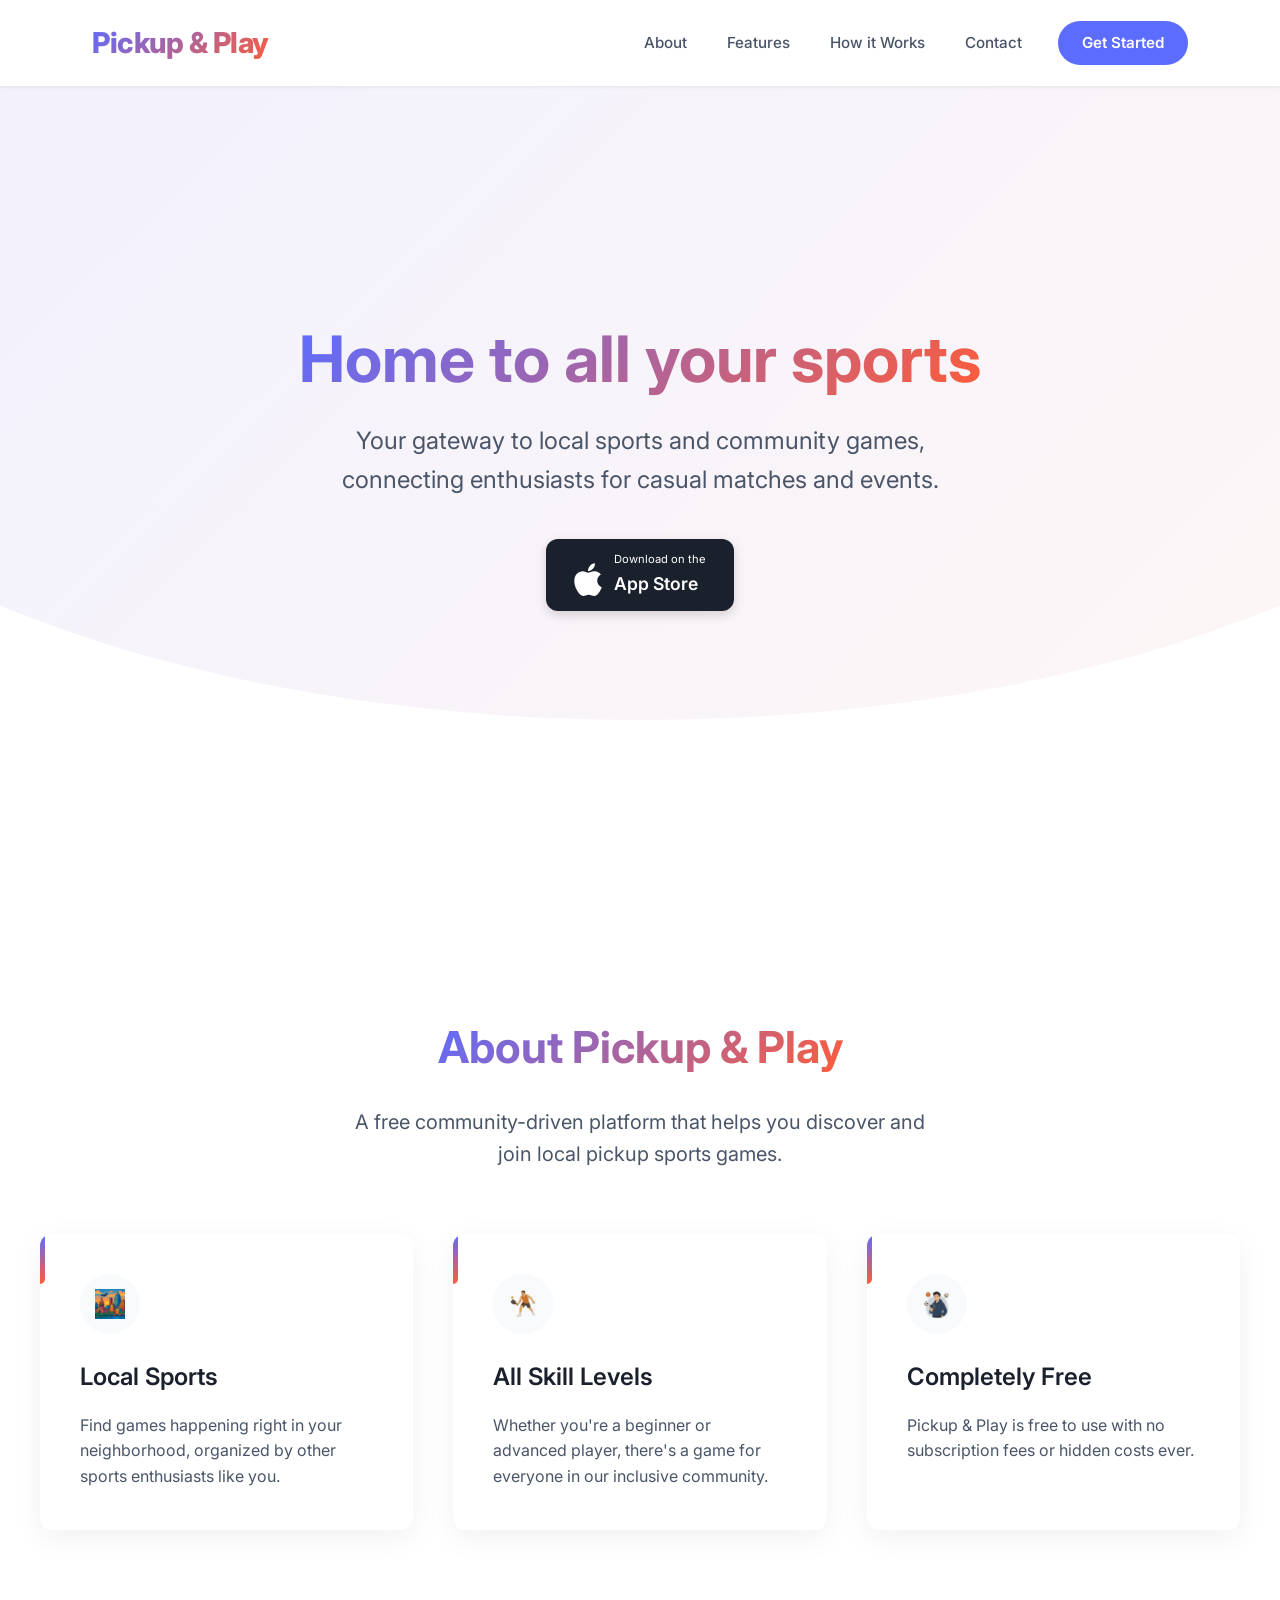
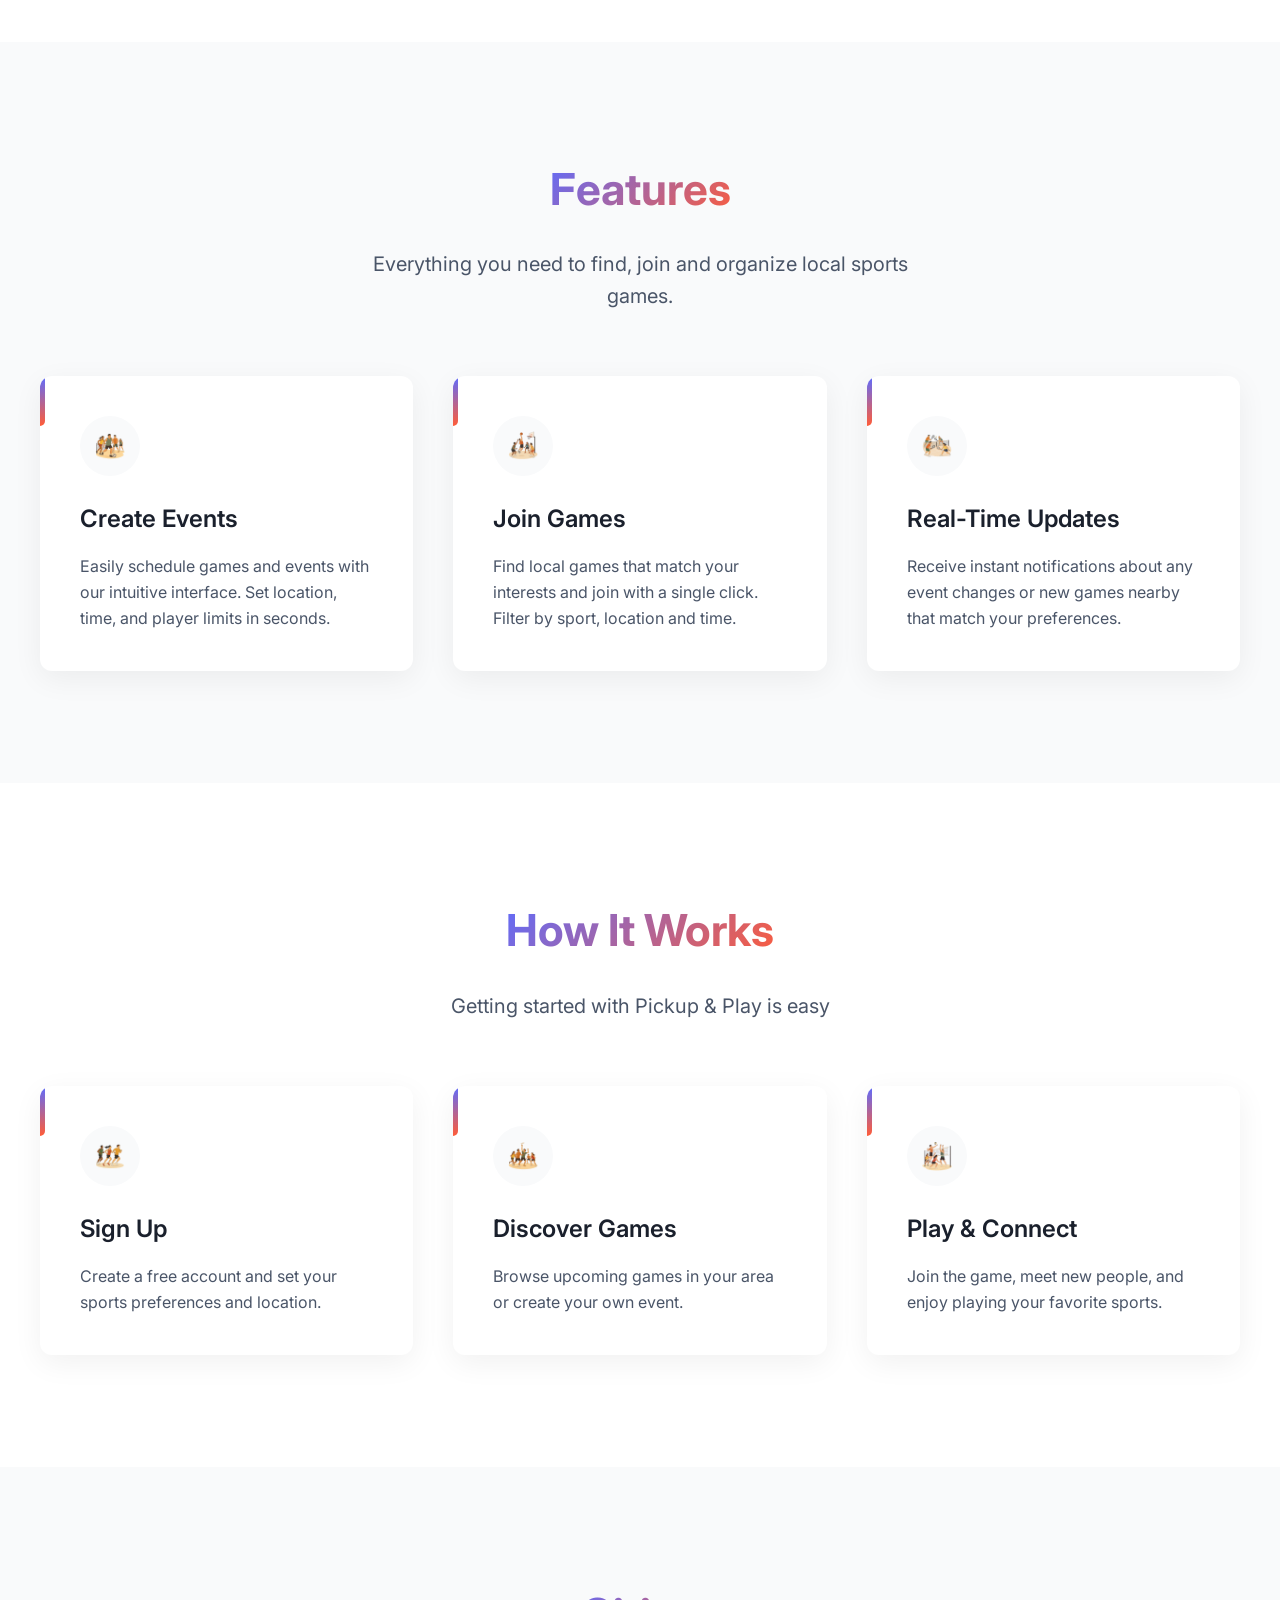
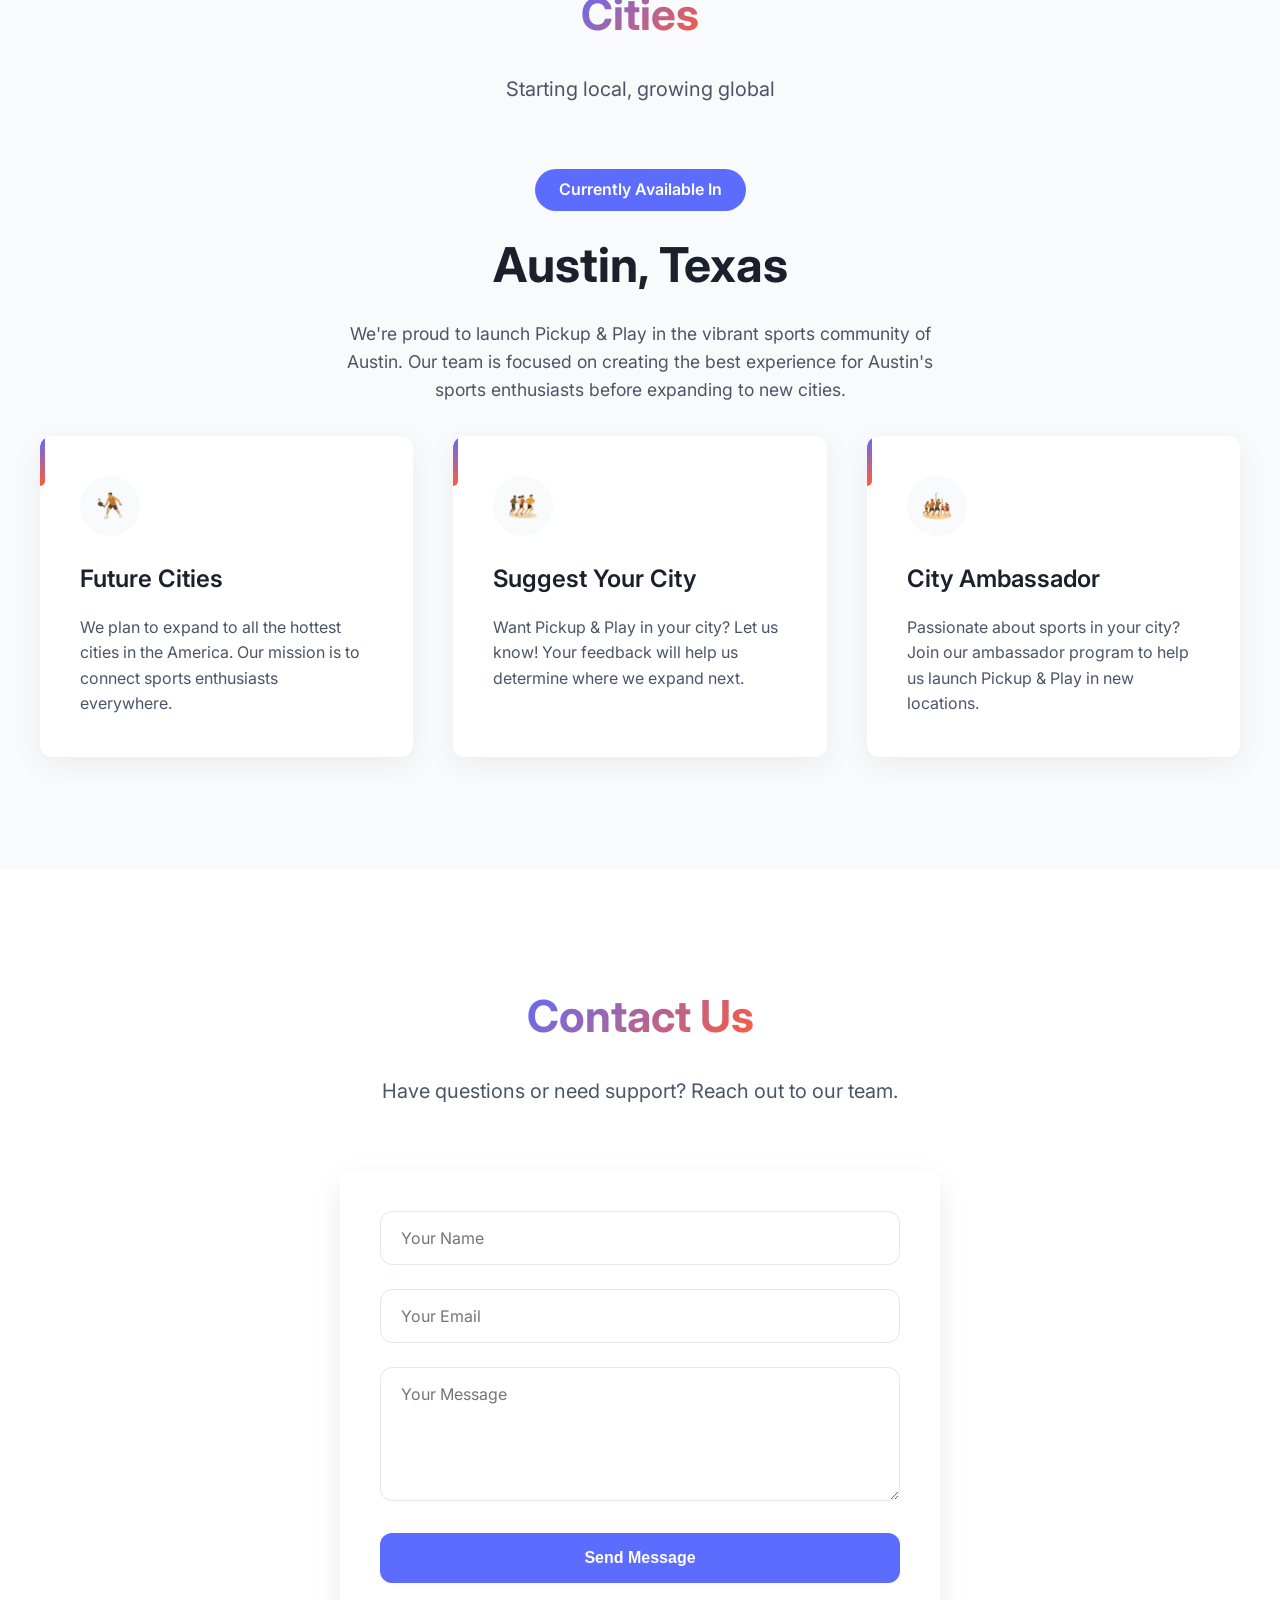
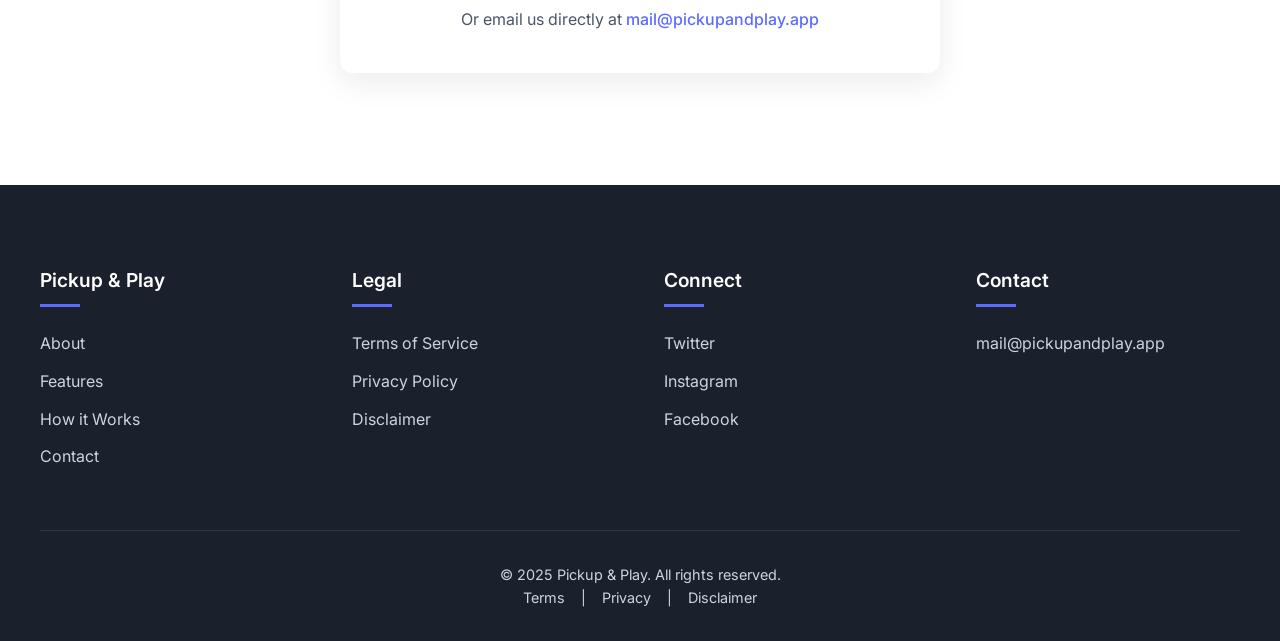
<file: index.html>
<!DOCTYPE html>
<html lang="en">
<head>
  <meta charset="UTF-8">
  <meta name="viewport" content="width=device-width, initial-scale=1">
  <title>Pickup & Play</title>
  <meta name="description" content="Pickup & Play - Connecting local sports enthusiasts for casual games and events.">
  <link href="https://fonts.googleapis.com/css2?family=Inter:wght@300;400;500;600;700&display=swap" rel="stylesheet">
  <link rel="stylesheet" href="src/styles.css">
  
  <!-- Google tag (gtag.js) -->
  <script async src="https://www.googletagmanager.com/gtag/js?id=G-MY23D13ZNL"></script>
  <script>
    window.dataLayer = window.dataLayer || [];
    function gtag(){dataLayer.push(arguments);}
    gtag('js', new Date());

    gtag('config', 'G-MY23D13ZNL');
  </script>
  
  <script>
    // Handle /download redirect
    if (window.location.pathname === '/download') {
      window.location.href = 'https://apps.apple.com/us/app/pickup-and-play/id6744983045';
    }
  </script>
</head>
<body>
  <!-- Navigation -->
  <nav>
    <div class="container">
      <div class="logo"><a href="#">Pickup & Play</a></div>
      <div class="nav-links">
        <a href="#about">About</a>
        <a href="#features">Features</a>
        <a href="#how-it-works">How it Works</a>
        <a href="#contact">Contact</a>
        <a href="#" class="cta-button">Get Started</a>
      </div>
    </div>
  </nav>

  <!-- Hero Section -->
  <section class="hero" id="home">
    <div class="hero-content">
      <h1>Home to all your sports</h1>
      <p>Your gateway to local sports and community games, connecting enthusiasts for casual matches and events.</p>
      <div class="app-store-buttons">
        <a href="https://apps.apple.com/us/app/pickup-and-play/id6744983045" class="app-store-button" target="_blank">
          <div class="app-store-icon">
            <svg xmlns="http://www.w3.org/2000/svg" viewBox="0 0 384 512">
              <path d="M318.7 268.7c-.2-36.7 16.4-64.4 50-84.8-18.8-26.9-47.2-41.7-84.7-44.6-35.5-2.8-74.3 20.7-88.5 20.7-15 0-49.4-19.7-76.4-19.7C63.3 141.2 4 184.8 4 273.5q0 39.3 14.4 81.2c12.8 36.7 59 126.7 107.2 125.2 25.2-.6 43-17.9 75.8-17.9 31.8 0 48.3 17.9 76.4 17.9 48.6-.7 90.4-82.5 102.6-119.3-65.2-30.7-61.7-90-61.7-91.9zm-56.6-164.2c27.3-32.4 24.8-61.9 24-72.5-24.1 1.4-52 16.4-67.9 34.9-17.5 19.8-27.8 44.3-25.6 71.9 26.1 2 49.9-11.4 69.5-34.3z"/>
            </svg>
          </div>
          <div class="app-store-text">
            <span>Download on the</span>
            <span>App Store</span>
          </div>
        </a>
      </div>
    </div>
  </section>

  <!-- About Section -->
  <section id="about" class="section-light">
    <div class="container">
      <div class="section-header">
        <h2 class="section-title">About Pickup & Play</h2>
        <p class="section-subtitle">
          A free community-driven platform that helps you discover and join local pickup sports games.
        </p>
      </div>
      <div class="features-grid">
        <div class="feature-item">
          <div class="feature-icon">
            <img src="src/assests/location.png" alt="Location">
          </div>
          <h3>Local Sports</h3>
          <p>Find games happening right in your neighborhood, organized by other sports enthusiasts like you.</p>
        </div>
        <div class="feature-item">
          <div class="feature-icon">
            <img src="src/assests/pickleball.png" alt="Community">
          </div>
          <h3>All Skill Levels</h3>
          <p>Whether you're a beginner or advanced player, there's a game for everyone in our inclusive community.</p>
        </div>
        <div class="feature-item">
          <div class="feature-icon">
            <img src="src/assests/phone.png" alt="Free">
          </div>
          <h3>Completely Free</h3>
          <p>Pickup & Play is free to use with no subscription fees or hidden costs ever.</p>
        </div>
      </div>
    </div>
  </section>

  <!-- Features Section -->
  <section id="features" class="section-dark">
    <div class="container">
      <div class="section-header">
        <h2 class="section-title">Features</h2>
        <p class="section-subtitle">
          Everything you need to find, join and organize local sports games.
        </p>
      </div>
      <div class="features-grid">
        <div class="feature-item">
          <div class="feature-icon">
            <img src="src/assests/soccer.png" alt="Create">
          </div>
          <h3>Create Events</h3>
          <p>Easily schedule games and events with our intuitive interface. Set location, time, and player limits in seconds.</p>
        </div>
        <div class="feature-item">
          <div class="feature-icon">
            <img src="src/assests/basketball.png" alt="Join">
          </div>
          <h3>Join Games</h3>
          <p>Find local games that match your interests and join with a single click. Filter by sport, location and time.</p>
        </div>
        <div class="feature-item">
          <div class="feature-icon">
            <img src="src/assests/tennis.png" alt="Updates">
          </div>
          <h3>Real-Time Updates</h3>
          <p>Receive instant notifications about any event changes or new games nearby that match your preferences.</p>
        </div>
      </div>
    </div>
  </section>
  
  <!-- How It Works Section -->
  <section id="how-it-works" class="section-light">
    <div class="container">
      <div class="section-header">
        <h2 class="section-title">How It Works</h2>
        <p class="section-subtitle">
          Getting started with Pickup & Play is easy
        </p>
      </div>
      <div class="features-grid">
        <div class="feature-item">
          <div class="feature-icon">
            <img src="src/assests/running.png" alt="Register">
          </div>
          <h3>Sign Up</h3>
          <p>Create a free account and set your sports preferences and location.</p>
        </div>
        <div class="feature-item">
          <div class="feature-icon">
            <img src="src/assests/fris.png" alt="Discover">
          </div>
          <h3>Discover Games</h3>
          <p>Browse upcoming games in your area or create your own event.</p>
        </div>
        <div class="feature-item">
          <div class="feature-icon">
            <img src="src/assests/volly.png" alt="Play">
          </div>
          <h3>Play & Connect</h3>
          <p>Join the game, meet new people, and enjoy playing your favorite sports.</p>
        </div>
      </div>
    </div>
  </section>

  <!-- Cities Section -->
  <section id="cities" class="section-dark">
    <div class="container">
      <div class="section-header">
        <h2 class="section-title">Cities</h2>
        <p class="section-subtitle">
          Starting local, growing global
        </p>
      </div>
      <div style="text-align: center; margin-bottom: 2rem;">
        <div style="display: inline-block; background: var(--primary-color); color: white; font-weight: 600; padding: 0.5rem 1.5rem; border-radius: 30px; margin-bottom: 1rem;">
          Currently Available In
        </div>
        <h3 style="font-size: 3rem; font-weight: 700; margin-bottom: 1rem;">Austin, Texas</h3>
        <p style="max-width: 600px; margin: 0 auto 2rem; color: var(--text-secondary); font-size: 1.1rem;">
          We're proud to launch Pickup & Play in the vibrant sports community of Austin. 
          Our team is focused on creating the best experience for Austin's sports enthusiasts before expanding to new cities.
        </p>
      </div>
      
      <div class="features-grid">
        <div class="feature-item">
          <div class="feature-icon">
            <img src="src/assests/pickleball.png" alt="Future Cities">
          </div>
          <h3>Future Cities</h3>
          <p>We plan to expand to all the hottest cities in the America. Our mission is to connect sports enthusiasts everywhere.</p>
        </div>
        <div class="feature-item">
          <div class="feature-icon">
            <img src="src/assests/running.png" alt="Suggest Your City">
          </div>
          <h3>Suggest Your City</h3>
          <p>Want Pickup & Play in your city? Let us know! Your feedback will help us determine where we expand next.</p>
        </div>
        <div class="feature-item">
          <div class="feature-icon">
            <img src="src/assests/fris.png" alt="City Ambassador">
          </div>
          <h3>City Ambassador</h3>
          <p>Passionate about sports in your city? Join our ambassador program to help us launch Pickup & Play in new locations.</p>
        </div>
      </div>
    </div>
  </section>

  <!-- Contact Section -->
  <section id="contact" class="section-light">
    <div class="container">
      <div class="section-header">
        <h2 class="section-title">Contact Us</h2>
        <p class="section-subtitle">
          Have questions or need support? Reach out to our team.
        </p>
      </div>
      <div class="contact-form">
        <input type="text" placeholder="Your Name" required>
        <input type="email" placeholder="Your Email" required>
        <textarea rows="5" placeholder="Your Message" required></textarea>
        <button type="submit">Send Message</button>
        <p style="margin-top: 1.5rem; text-align: center; color: var(--text-secondary);">
          Or email us directly at <a href="mailto:mail@pickupandplay.app" style="color: var(--primary-color); text-decoration: none; font-weight: 500;">mail@pickupandplay.app</a>
        </p>
      </div>
    </div>
  </section>

  <!-- Footer -->
  <footer>
    <div class="footer-content">
      <div class="footer-column">
        <h4>Pickup & Play</h4>
        <ul>
          <li><a href="#about">About</a></li>
          <li><a href="#features">Features</a></li>
          <li><a href="#how-it-works">How it Works</a></li>
          <li><a href="#contact">Contact</a></li>
        </ul>
      </div>
      <div class="footer-column">
        <h4>Legal</h4>
        <ul>
          <li><a href="terms.html">Terms of Service</a></li>
          <li><a href="privacy.html">Privacy Policy</a></li>
          <li><a href="disclaimer.html">Disclaimer</a></li>
        </ul>
      </div>
      <div class="footer-column">
        <h4>Connect</h4>
        <ul>
          <li><a href="#">Twitter</a></li>
          <li><a href="#">Instagram</a></li>
          <li><a href="#">Facebook</a></li>
        </ul>
      </div>
      <div class="footer-column">
        <h4>Contact</h4>
        <ul>
          <li><a href="mailto:mail@pickupandplay.app">mail@pickupandplay.app</a></li>
        </ul>
      </div>
    </div>
    <div class="footer-bottom">
      <p>&copy; 2025 Pickup & Play. All rights reserved.</p>
      <p>
        <a href="terms.html">Terms</a> | 
        <a href="privacy.html">Privacy</a> | 
        <a href="disclaimer.html">Disclaimer</a>
      </p>
    </div>
  </footer>
</body>
</html>
</file>
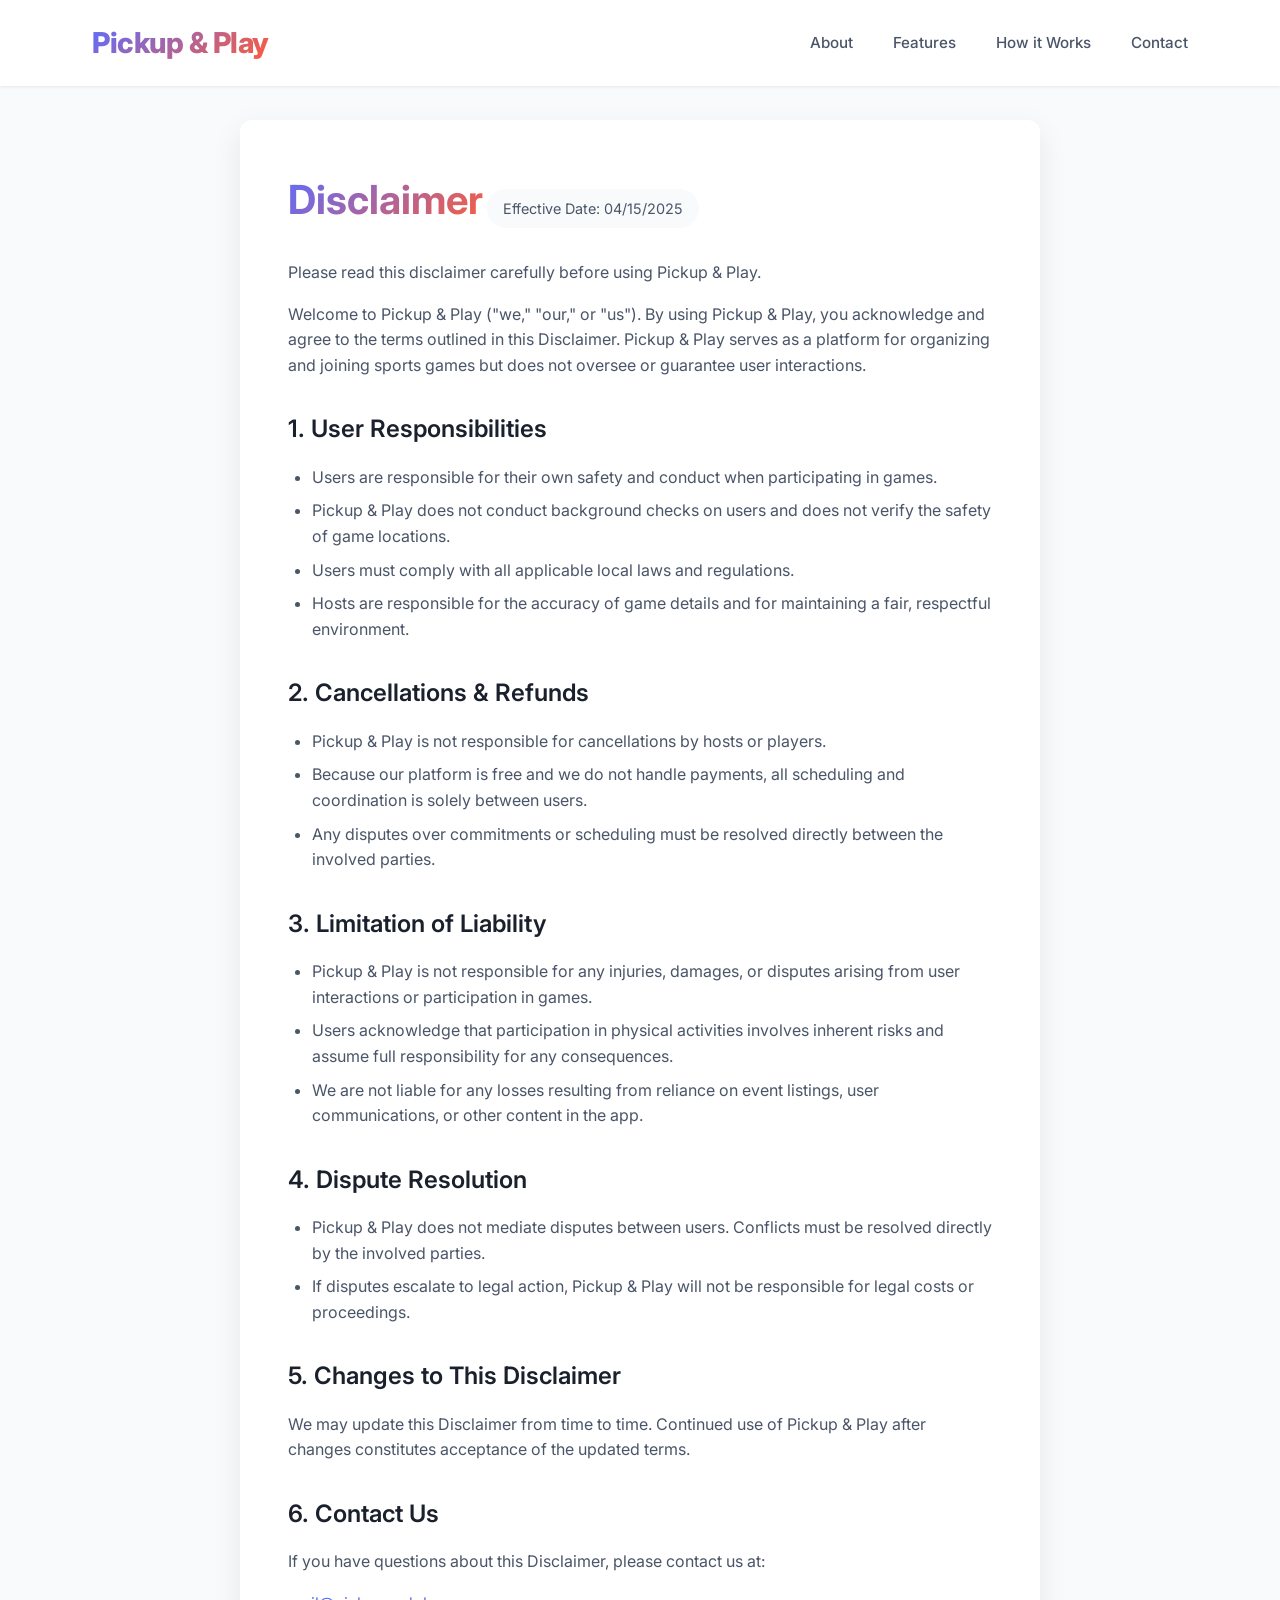
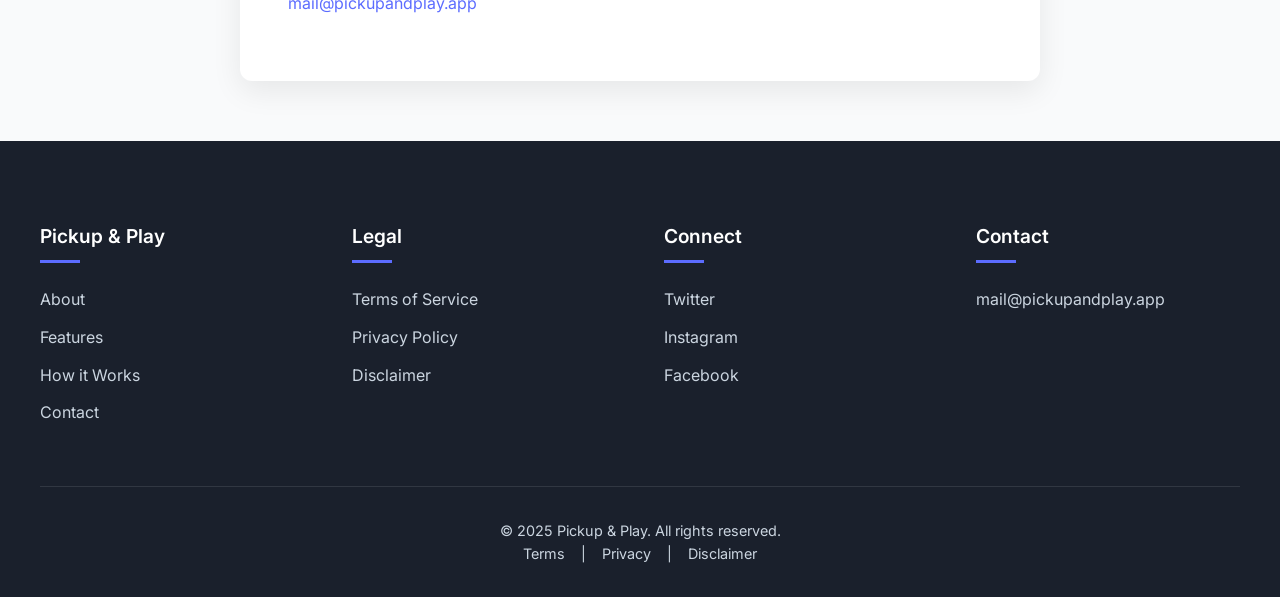
<file: disclaimer.html>
<!DOCTYPE html>
<html lang="en">
<head>
  <meta charset="UTF-8">
  <title>Disclaimer | Pickup & Play</title>
  <meta name="viewport" content="width=device-width, initial-scale=1">
  <link href="https://fonts.googleapis.com/css2?family=Inter:wght@300;400;500;600;700&display=swap" rel="stylesheet">
  <link rel="stylesheet" href="src/styles.css">
  
  <!-- Google tag (gtag.js) -->
  <script async src="https://www.googletagmanager.com/gtag/js?id=G-MY23D13ZNL"></script>
  <script>
    window.dataLayer = window.dataLayer || [];
    function gtag(){dataLayer.push(arguments);}
    gtag('js', new Date());

    gtag('config', 'G-MY23D13ZNL');
  </script>
  <style>
    .legal-container {
      max-width: 800px;
      margin: 120px auto 60px;
      background: var(--bg-color);
      padding: 3rem;
      border-radius: var(--border-radius);
      box-shadow: 0 10px 30px rgba(0, 0, 0, 0.08);
    }
    
    .legal-container h1 {
      font-size: 2.5rem;
      font-weight: 700;
      margin-bottom: 1.5rem;
      background: linear-gradient(135deg, var(--primary-color), var(--accent-color));
      -webkit-background-clip: text;
      -webkit-text-fill-color: transparent;
      display: inline-block;
    }
    
    .legal-container h2 {
      font-size: 1.5rem;
      font-weight: 600;
      color: var(--text-color);
      margin: 2rem 0 1rem;
    }
    
    .legal-container p {
      margin-bottom: 1rem;
      color: var(--text-secondary);
    }
    
    .legal-container ul {
      list-style-type: disc;
      margin-left: 1.5rem;
      margin-bottom: 1.5rem;
      color: var(--text-secondary);
    }
    
    .legal-container ul li {
      margin-bottom: 0.5rem;
    }
    
    .legal-container a {
      color: var(--primary-color);
      text-decoration: none;
      transition: var(--transition);
    }
    
    .legal-container a:hover {
      color: var(--secondary-color);
    }
    
    .legal-date {
      display: inline-block;
      background: var(--light-gray);
      padding: 0.5rem 1rem;
      border-radius: 30px;
      font-size: 0.9rem;
      color: var(--text-secondary);
      margin-bottom: 2rem;
    }
  </style>
</head>
<body>
  <!-- Navigation -->
  <nav>
    <div class="container">
      <div class="logo"><a href="index.html">Pickup & Play</a></div>
      <div class="nav-links">
        <a href="index.html#about">About</a>
        <a href="index.html#features">Features</a>
        <a href="index.html#how-it-works">How it Works</a>
        <a href="index.html#contact">Contact</a>
      </div>
    </div>
  </nav>

  <div class="legal-container">
    <h1>Disclaimer</h1>
    <div class="legal-date">Effective Date: 04/15/2025</div>
    <p>Please read this disclaimer carefully before using Pickup & Play.</p>
    <p>
      Welcome to Pickup & Play ("we," "our," or "us"). By using Pickup & Play, you acknowledge and agree to the terms outlined in this Disclaimer. Pickup & Play serves as a platform for organizing and joining sports games but does not oversee or guarantee user interactions.
    </p>
    
    <h2>1. User Responsibilities</h2>
    <ul>
      <li>Users are responsible for their own safety and conduct when participating in games.</li>
      <li>Pickup & Play does not conduct background checks on users and does not verify the safety of game locations.</li>
      <li>Users must comply with all applicable local laws and regulations.</li>
      <li>Hosts are responsible for the accuracy of game details and for maintaining a fair, respectful environment.</li>
    </ul>
    
    <h2>2. Cancellations & Refunds</h2>
    <ul>
      <li>Pickup & Play is not responsible for cancellations by hosts or players.</li>
      <li>Because our platform is free and we do not handle payments, all scheduling and coordination is solely between users.</li>
      <li>Any disputes over commitments or scheduling must be resolved directly between the involved parties.</li>
    </ul>
    
    <h2>3. Limitation of Liability</h2>
    <ul>
      <li>Pickup & Play is not responsible for any injuries, damages, or disputes arising from user interactions or participation in games.</li>
      <li>Users acknowledge that participation in physical activities involves inherent risks and assume full responsibility for any consequences.</li>
      <li>We are not liable for any losses resulting from reliance on event listings, user communications, or other content in the app.</li>
    </ul>
    
    <h2>4. Dispute Resolution</h2>
    <ul>
      <li>Pickup & Play does not mediate disputes between users. Conflicts must be resolved directly by the involved parties.</li>
      <li>If disputes escalate to legal action, Pickup & Play will not be responsible for legal costs or proceedings.</li>
    </ul>
    
    <h2>5. Changes to This Disclaimer</h2>
    <p>
      We may update this Disclaimer from time to time. Continued use of Pickup & Play after changes constitutes acceptance of the updated terms.
    </p>
    
    <h2>6. Contact Us</h2>
    <p>If you have questions about this Disclaimer, please contact us at:</p>
    <p><a href="mailto:mail@pickupandplay.app">mail@pickupandplay.app</a></p>
  </div>
  
  <!-- Footer -->
  <footer>
    <div class="footer-content">
      <div class="footer-column">
        <h4>Pickup & Play</h4>
        <ul>
          <li><a href="index.html#about">About</a></li>
          <li><a href="index.html#features">Features</a></li>
          <li><a href="index.html#how-it-works">How it Works</a></li>
          <li><a href="index.html#contact">Contact</a></li>
        </ul>
      </div>
      <div class="footer-column">
        <h4>Legal</h4>
        <ul>
          <li><a href="terms.html">Terms of Service</a></li>
          <li><a href="privacy.html">Privacy Policy</a></li>
          <li><a href="disclaimer.html">Disclaimer</a></li>
        </ul>
      </div>
      <div class="footer-column">
        <h4>Connect</h4>
        <ul>
          <li><a href="#">Twitter</a></li>
          <li><a href="#">Instagram</a></li>
          <li><a href="#">Facebook</a></li>
        </ul>
      </div>
      <div class="footer-column">
        <h4>Contact</h4>
        <ul>
          <li><a href="mailto:mail@pickupandplay.app">mail@pickupandplay.app</a></li>
        </ul>
      </div>
    </div>
    <div class="footer-bottom">
      <p>&copy; 2025 Pickup & Play. All rights reserved.</p>
      <p>
        <a href="terms.html">Terms</a> | 
        <a href="privacy.html">Privacy</a> | 
        <a href="disclaimer.html">Disclaimer</a>
      </p>
    </div>
  </footer>
</body>
</html>
</file>
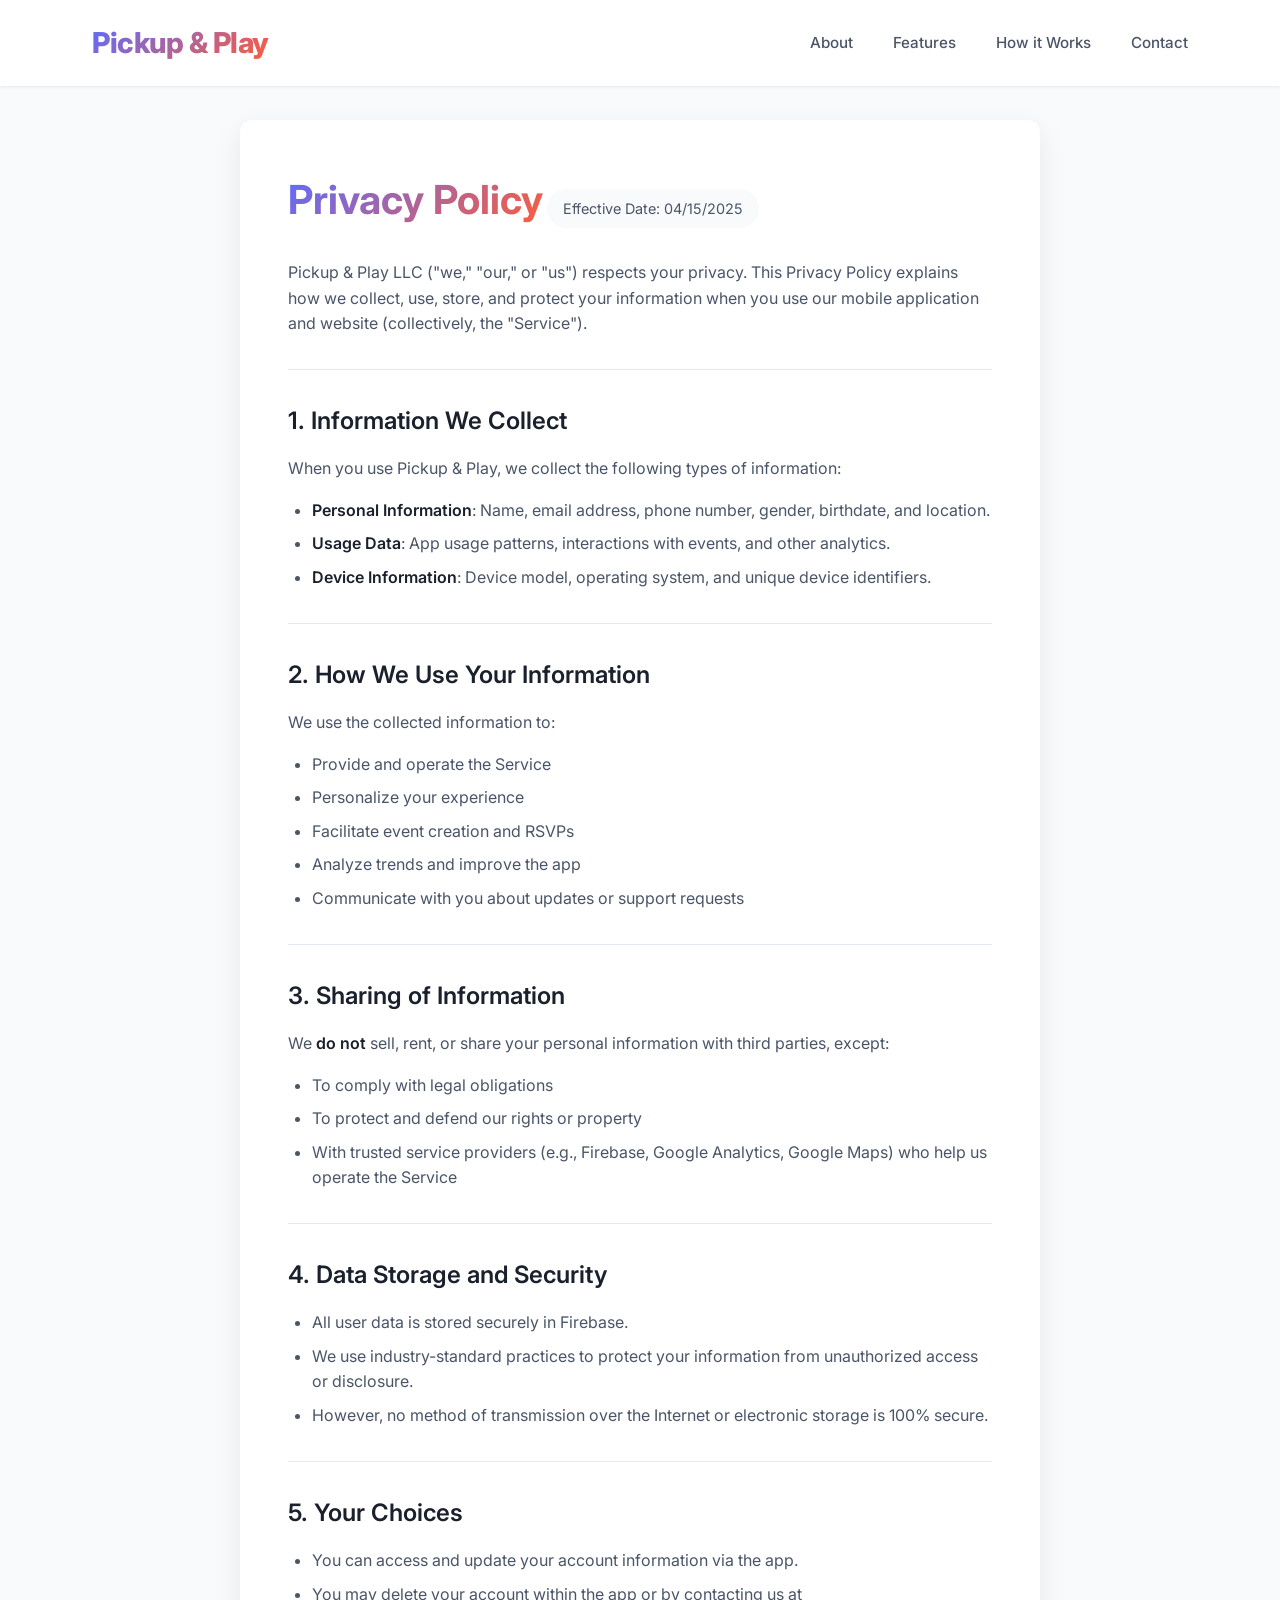
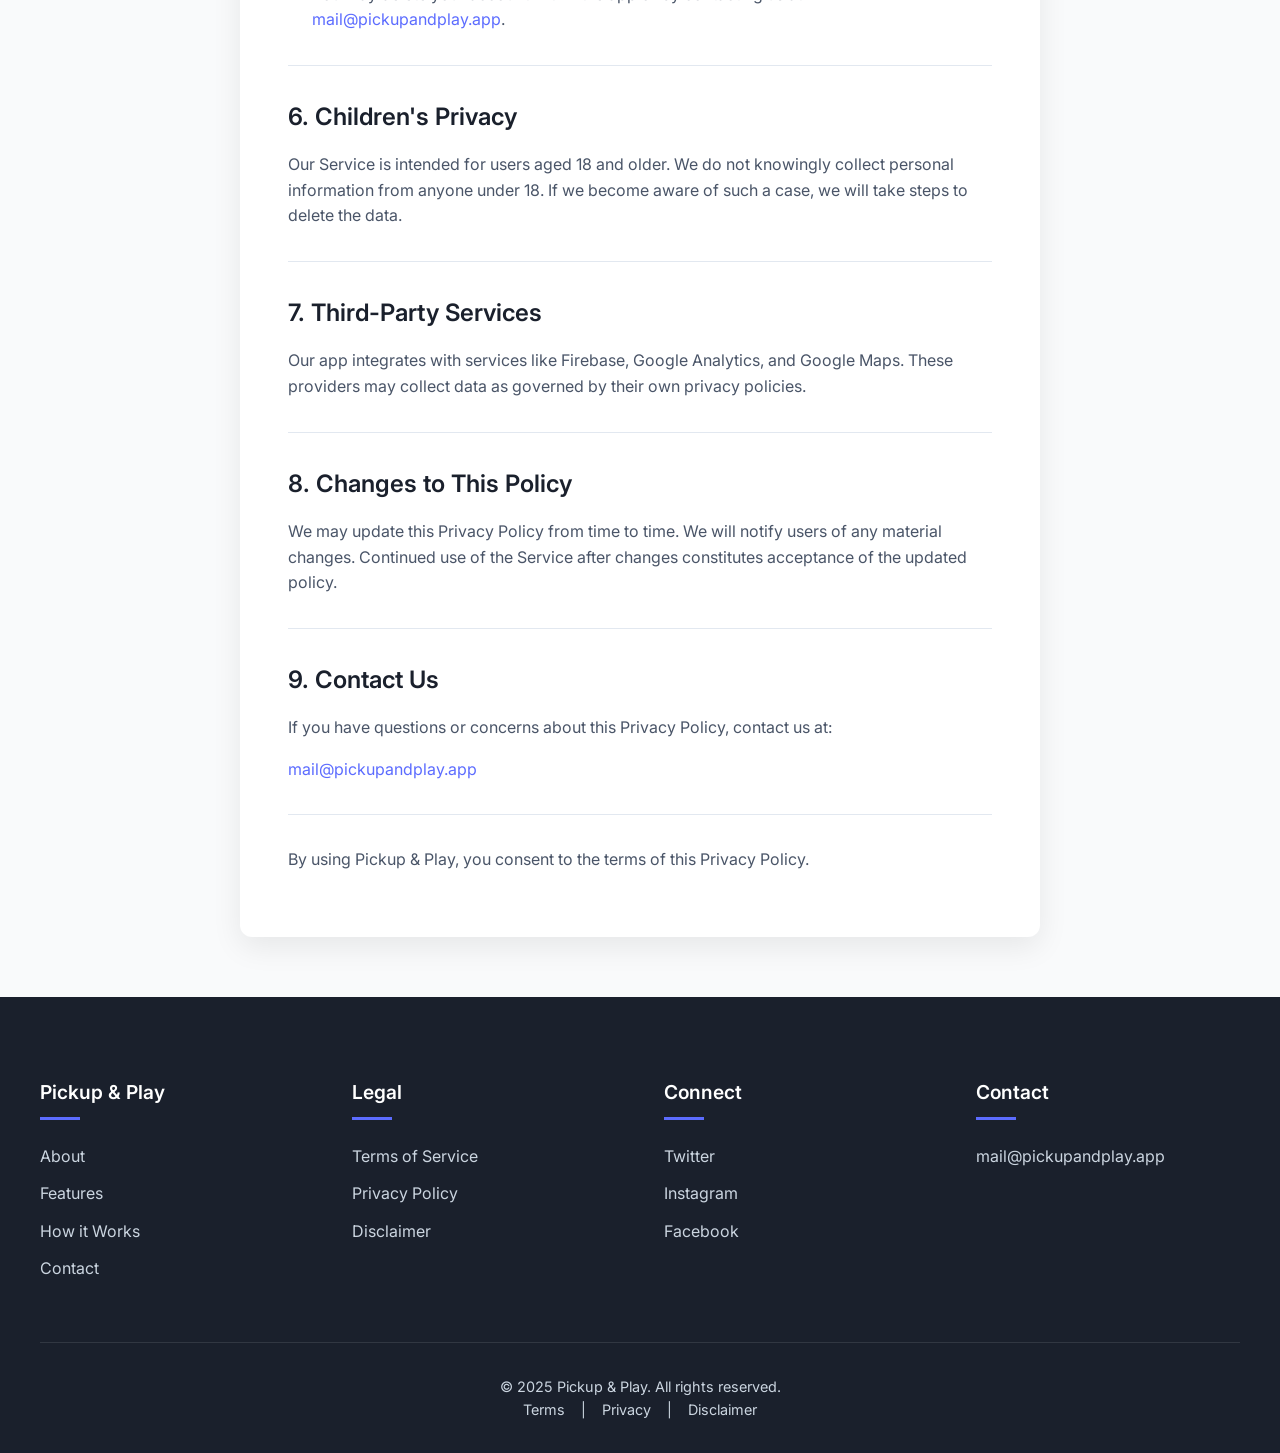
<file: privacy.html>
<!DOCTYPE html>
<html lang="en">
<head>
  <meta charset="UTF-8">
  <title>Privacy Policy | Pickup & Play</title>
  <meta name="viewport" content="width=device-width, initial-scale=1">
  <link href="https://fonts.googleapis.com/css2?family=Inter:wght@300;400;500;600;700&display=swap" rel="stylesheet">
  <link rel="stylesheet" href="src/styles.css">
  
  <!-- Google tag (gtag.js) -->
  <script async src="https://www.googletagmanager.com/gtag/js?id=G-MY23D13ZNL"></script>
  <script>
    window.dataLayer = window.dataLayer || [];
    function gtag(){dataLayer.push(arguments);}
    gtag('js', new Date());

    gtag('config', 'G-MY23D13ZNL');
  </script>
  <style>
    .legal-container {
      max-width: 800px;
      margin: 120px auto 60px;
      background: var(--bg-color);
      padding: 3rem;
      border-radius: var(--border-radius);
      box-shadow: 0 10px 30px rgba(0, 0, 0, 0.08);
    }
    
    .legal-container h1 {
      font-size: 2.5rem;
      font-weight: 700;
      margin-bottom: 1.5rem;
      background: linear-gradient(135deg, var(--primary-color), var(--accent-color));
      -webkit-background-clip: text;
      -webkit-text-fill-color: transparent;
      display: inline-block;
    }
    
    .legal-container h2 {
      font-size: 1.5rem;
      font-weight: 600;
      color: var(--text-color);
      margin: 2rem 0 1rem;
    }
    
    .legal-container p {
      margin-bottom: 1rem;
      color: var(--text-secondary);
    }
    
    .legal-container ul {
      list-style-type: disc;
      margin-left: 1.5rem;
      margin-bottom: 1.5rem;
      color: var(--text-secondary);
    }
    
    .legal-container ul li {
      margin-bottom: 0.5rem;
    }
    
    .legal-container a {
      color: var(--primary-color);
      text-decoration: none;
      transition: var(--transition);
    }
    
    .legal-container a:hover {
      color: var(--secondary-color);
    }
    
    .legal-date {
      display: inline-block;
      background: var(--light-gray);
      padding: 0.5rem 1rem;
      border-radius: 30px;
      font-size: 0.9rem;
      color: var(--text-secondary);
      margin-bottom: 2rem;
    }
    
    .section-divider {
      height: 1px;
      background: #e2e8f0;
      margin: 2rem 0;
      border: none;
    }
    
    .legal-container strong {
      font-weight: 600;
      color: var(--text-color);
    }
  </style>
</head>
<body>
  <!-- Navigation -->
  <nav>
    <div class="container">
      <div class="logo"><a href="index.html">Pickup & Play</a></div>
      <div class="nav-links">
        <a href="index.html#about">About</a>
        <a href="index.html#features">Features</a>
        <a href="index.html#how-it-works">How it Works</a>
        <a href="index.html#contact">Contact</a>
      </div>
    </div>
  </nav>

  <div class="legal-container">
    <h1>Privacy Policy</h1>
    <div class="legal-date">Effective Date: 04/15/2025</div>
    <p>Pickup & Play LLC ("we," "our," or "us") respects your privacy. This Privacy Policy explains how we collect, use, store, and protect your information when you use our mobile application and website (collectively, the "Service").</p>
    
    <hr class="section-divider">
    
    <h2>1. Information We Collect</h2>
    <p>When you use Pickup & Play, we collect the following types of information:</p>
    <ul>
      <li><strong>Personal Information</strong>: Name, email address, phone number, gender, birthdate, and location.</li>
      <li><strong>Usage Data</strong>: App usage patterns, interactions with events, and other analytics.</li>
      <li><strong>Device Information</strong>: Device model, operating system, and unique device identifiers.</li>
    </ul>
    
    <hr class="section-divider">
    
    <h2>2. How We Use Your Information</h2>
    <p>We use the collected information to:</p>
    <ul>
      <li>Provide and operate the Service</li>
      <li>Personalize your experience</li>
      <li>Facilitate event creation and RSVPs</li>
      <li>Analyze trends and improve the app</li>
      <li>Communicate with you about updates or support requests</li>
    </ul>
    
    <hr class="section-divider">
    
    <h2>3. Sharing of Information</h2>
    <p>We <strong>do not</strong> sell, rent, or share your personal information with third parties, except:</p>
    <ul>
      <li>To comply with legal obligations</li>
      <li>To protect and defend our rights or property</li>
      <li>With trusted service providers (e.g., Firebase, Google Analytics, Google Maps) who help us operate the Service</li>
    </ul>
    
    <hr class="section-divider">
    
    <h2>4. Data Storage and Security</h2>
    <ul>
      <li>All user data is stored securely in Firebase.</li>
      <li>We use industry-standard practices to protect your information from unauthorized access or disclosure.</li>
      <li>However, no method of transmission over the Internet or electronic storage is 100% secure.</li>
    </ul>
    
    <hr class="section-divider">
    
    <h2>5. Your Choices</h2>
    <ul>
      <li>You can access and update your account information via the app.</li>
      <li>You may delete your account within the app or by contacting us at <a href="mailto:mail@pickupandplay.app">mail@pickupandplay.app</a>.</li>
    </ul>
    
    <hr class="section-divider">
    
    <h2>6. Children's Privacy</h2>
    <p>Our Service is intended for users aged 18 and older. We do not knowingly collect personal information from anyone under 18. If we become aware of such a case, we will take steps to delete the data.</p>
    
    <hr class="section-divider">
    
    <h2>7. Third-Party Services</h2>
    <p>Our app integrates with services like Firebase, Google Analytics, and Google Maps. These providers may collect data as governed by their own privacy policies.</p>
    
    <hr class="section-divider">
    
    <h2>8. Changes to This Policy</h2>
    <p>We may update this Privacy Policy from time to time. We will notify users of any material changes. Continued use of the Service after changes constitutes acceptance of the updated policy.</p>
    
    <hr class="section-divider">
    
    <h2>9. Contact Us</h2>
    <p>If you have questions or concerns about this Privacy Policy, contact us at:</p>
    <p><a href="mailto:mail@pickupandplay.app">mail@pickupandplay.app</a></p>
    
    <hr class="section-divider">
    
    <p>By using Pickup & Play, you consent to the terms of this Privacy Policy.</p>
  </div>
  
  <!-- Footer -->
  <footer>
    <div class="footer-content">
      <div class="footer-column">
        <h4>Pickup & Play</h4>
        <ul>
          <li><a href="index.html#about">About</a></li>
          <li><a href="index.html#features">Features</a></li>
          <li><a href="index.html#how-it-works">How it Works</a></li>
          <li><a href="index.html#contact">Contact</a></li>
        </ul>
      </div>
      <div class="footer-column">
        <h4>Legal</h4>
        <ul>
          <li><a href="terms.html">Terms of Service</a></li>
          <li><a href="privacy.html">Privacy Policy</a></li>
          <li><a href="disclaimer.html">Disclaimer</a></li>
        </ul>
      </div>
      <div class="footer-column">
        <h4>Connect</h4>
        <ul>
          <li><a href="#">Twitter</a></li>
          <li><a href="#">Instagram</a></li>
          <li><a href="#">Facebook</a></li>
        </ul>
      </div>
      <div class="footer-column">
        <h4>Contact</h4>
        <ul>
          <li><a href="mailto:mail@pickupandplay.app">mail@pickupandplay.app</a></li>
        </ul>
      </div>
    </div>
    <div class="footer-bottom">
      <p>&copy; 2025 Pickup & Play. All rights reserved.</p>
      <p>
        <a href="terms.html">Terms</a> | 
        <a href="privacy.html">Privacy</a> | 
        <a href="disclaimer.html">Disclaimer</a>
      </p>
    </div>
  </footer>
</body>
</html>
</file>
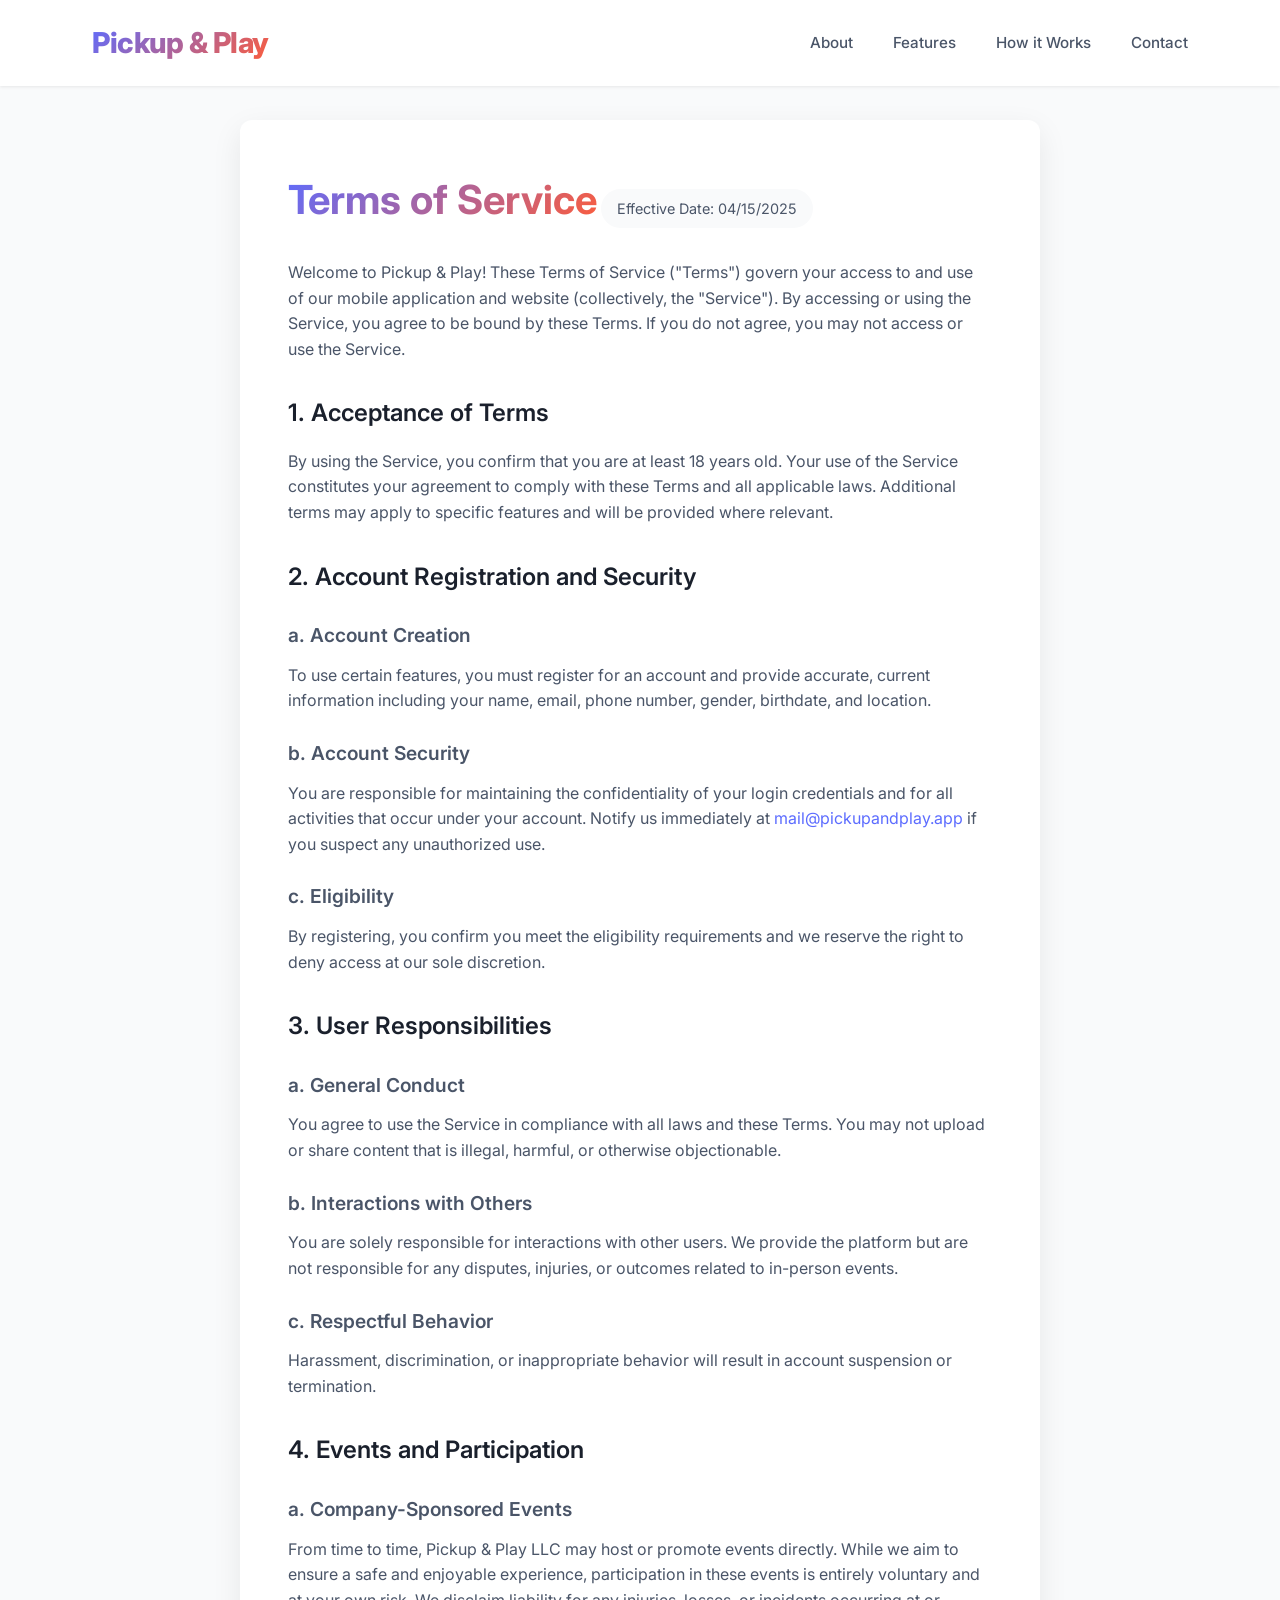
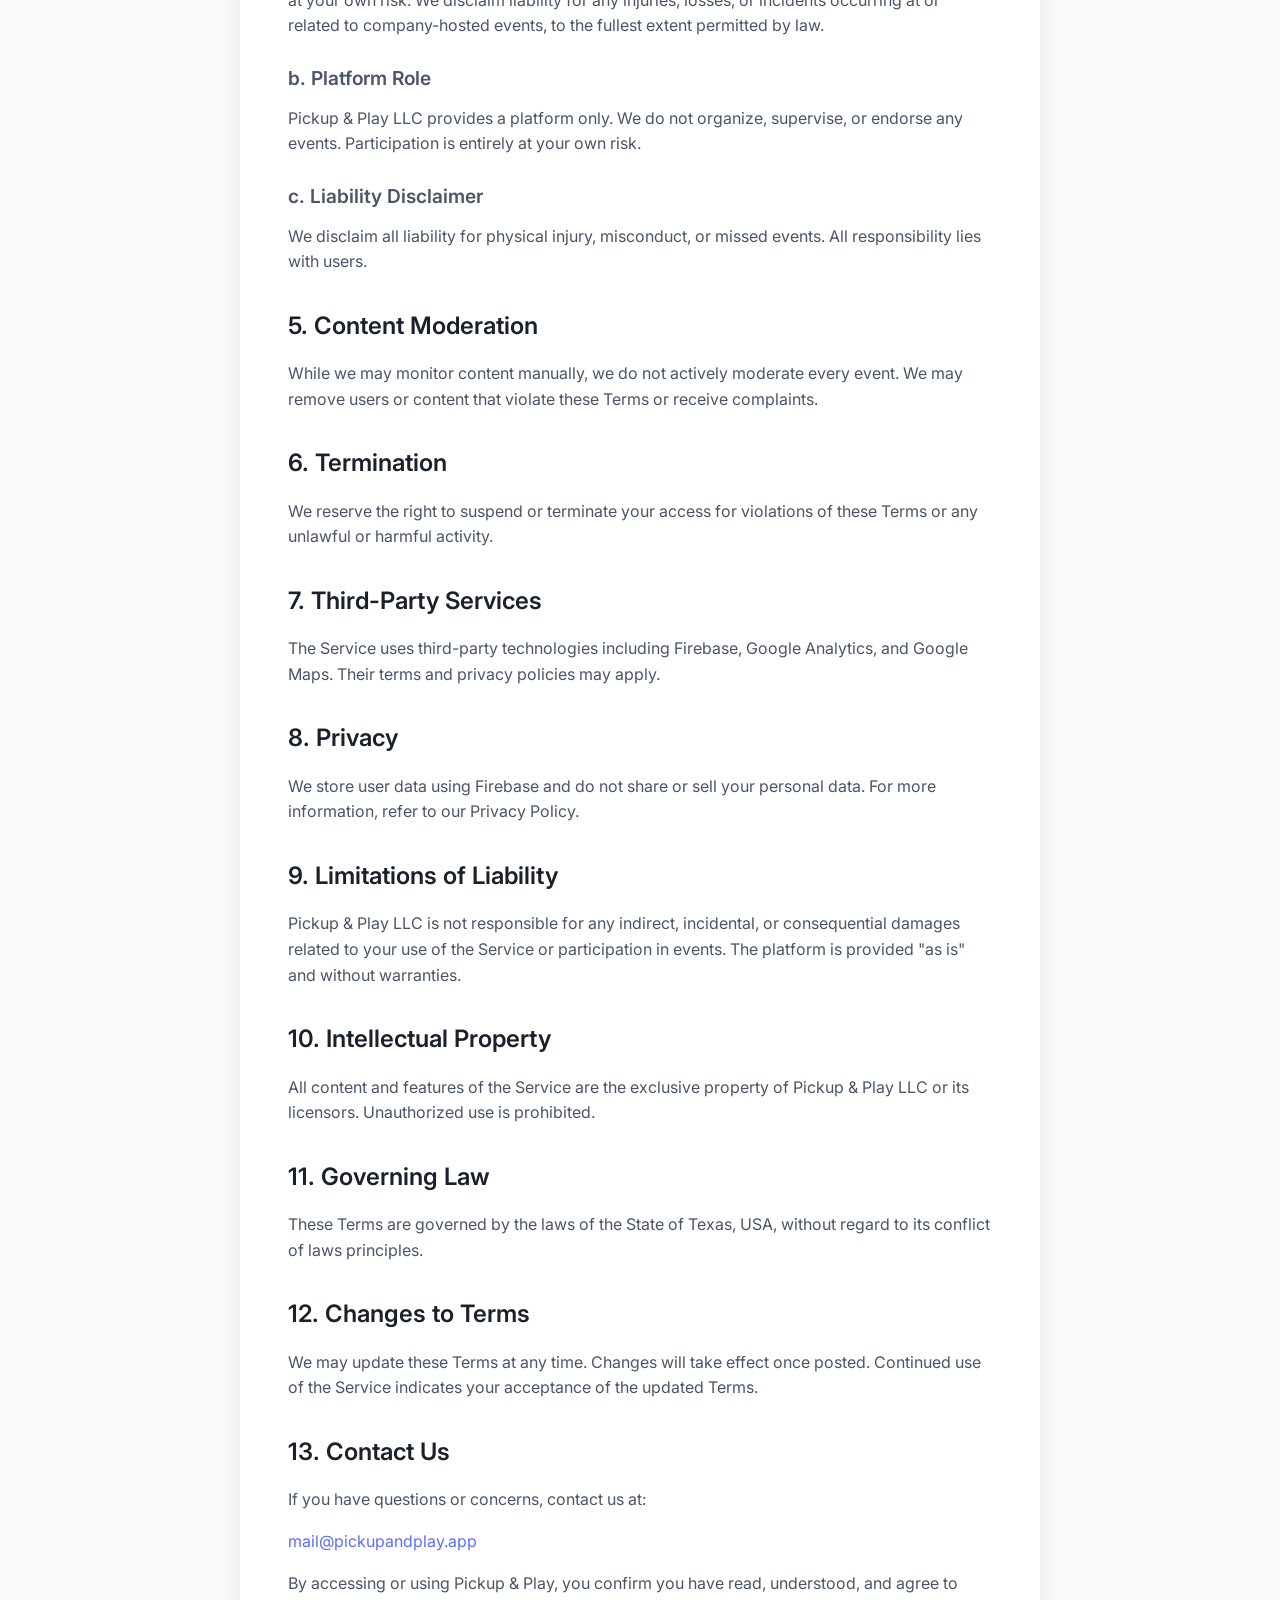
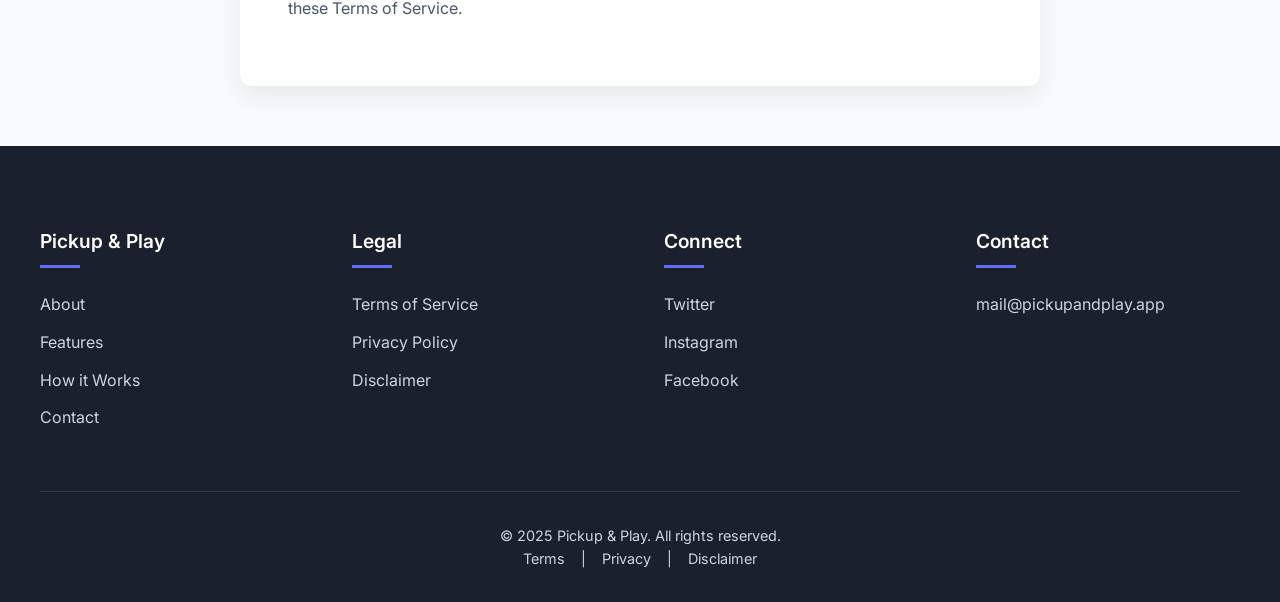
<file: terms.html>
<!DOCTYPE html>
<html lang="en">
<head>
  <meta charset="UTF-8">
  <title>Terms of Service | Pickup & Play</title>
  <meta name="viewport" content="width=device-width, initial-scale=1">
  <link href="https://fonts.googleapis.com/css2?family=Inter:wght@300;400;500;600;700&display=swap" rel="stylesheet">
  <link rel="stylesheet" href="src/styles.css">
  
  <!-- Google tag (gtag.js) -->
  <script async src="https://www.googletagmanager.com/gtag/js?id=G-MY23D13ZNL"></script>
  <script>
    window.dataLayer = window.dataLayer || [];
    function gtag(){dataLayer.push(arguments);}
    gtag('js', new Date());

    gtag('config', 'G-MY23D13ZNL');
  </script>
  <style>
    .legal-container {
      max-width: 800px;
      margin: 120px auto 60px;
      background: var(--bg-color);
      padding: 3rem;
      border-radius: var(--border-radius);
      box-shadow: 0 10px 30px rgba(0, 0, 0, 0.08);
    }
    
    .legal-container h1 {
      font-size: 2.5rem;
      font-weight: 700;
      margin-bottom: 1.5rem;
      background: linear-gradient(135deg, var(--primary-color), var(--accent-color));
      -webkit-background-clip: text;
      -webkit-text-fill-color: transparent;
      display: inline-block;
    }
    
    .legal-container h2 {
      font-size: 1.5rem;
      font-weight: 600;
      color: var(--text-color);
      margin: 2rem 0 1rem;
    }
    
    .legal-container h3 {
      font-size: 1.2rem;
      font-weight: 600;
      color: var(--text-secondary);
      margin: 1.5rem 0 0.75rem;
    }
    
    .legal-container p {
      margin-bottom: 1rem;
      color: var(--text-secondary);
    }
    
    .legal-container ul {
      list-style-type: disc;
      margin-left: 1.5rem;
      margin-bottom: 1.5rem;
      color: var(--text-secondary);
    }
    
    .legal-container ul li {
      margin-bottom: 0.5rem;
    }
    
    .legal-container a {
      color: var(--primary-color);
      text-decoration: none;
      transition: var(--transition);
    }
    
    .legal-container a:hover {
      color: var(--secondary-color);
    }
    
    .legal-date {
      display: inline-block;
      background: var(--light-gray);
      padding: 0.5rem 1rem;
      border-radius: 30px;
      font-size: 0.9rem;
      color: var(--text-secondary);
      margin-bottom: 2rem;
    }
    
    .legal-container strong {
      font-weight: 600;
      color: var(--text-color);
    }
  </style>
</head>
<body>
  <!-- Navigation -->
  <nav>
    <div class="container">
      <div class="logo"><a href="index.html">Pickup & Play</a></div>
      <div class="nav-links">
        <a href="index.html#about">About</a>
        <a href="index.html#features">Features</a>
        <a href="index.html#how-it-works">How it Works</a>
        <a href="index.html#contact">Contact</a>
      </div>
    </div>
  </nav>

  <div class="legal-container">
    <h1>Terms of Service</h1>
    <div class="legal-date">Effective Date: 04/15/2025</div>
    <p>Welcome to Pickup & Play! These Terms of Service ("Terms") govern your access to and use of our mobile application and website (collectively, the "Service"). By accessing or using the Service, you agree to be bound by these Terms. If you do not agree, you may not access or use the Service.</p>
    
    <h2>1. Acceptance of Terms</h2>
    <p>By using the Service, you confirm that you are at least 18 years old. Your use of the Service constitutes your agreement to comply with these Terms and all applicable laws. Additional terms may apply to specific features and will be provided where relevant.</p>
    
    <h2>2. Account Registration and Security</h2>
    <h3>a. Account Creation</h3>
    <p>To use certain features, you must register for an account and provide accurate, current information including your name, email, phone number, gender, birthdate, and location.</p>
    <h3>b. Account Security</h3>
    <p>You are responsible for maintaining the confidentiality of your login credentials and for all activities that occur under your account. Notify us immediately at <a href="mailto:mail@pickupandplay.app">mail@pickupandplay.app</a> if you suspect any unauthorized use.</p>
    <h3>c. Eligibility</h3>
    <p>By registering, you confirm you meet the eligibility requirements and we reserve the right to deny access at our sole discretion.</p>
    
    <h2>3. User Responsibilities</h2>
    <h3>a. General Conduct</h3>
    <p>You agree to use the Service in compliance with all laws and these Terms. You may not upload or share content that is illegal, harmful, or otherwise objectionable.</p>
    <h3>b. Interactions with Others</h3>
    <p>You are solely responsible for interactions with other users. We provide the platform but are not responsible for any disputes, injuries, or outcomes related to in-person events.</p>
    <h3>c. Respectful Behavior</h3>
    <p>Harassment, discrimination, or inappropriate behavior will result in account suspension or termination.</p>
    
    <h2>4. Events and Participation</h2>
    <h3>a. Company-Sponsored Events</h3>
    <p>From time to time, Pickup & Play LLC may host or promote events directly. While we aim to ensure a safe and enjoyable experience, participation in these events is entirely voluntary and at your own risk. We disclaim liability for any injuries, losses, or incidents occurring at or related to company-hosted events, to the fullest extent permitted by law.</p>
    <h3>b. Platform Role</h3>
    <p>Pickup & Play LLC provides a platform only. We do not organize, supervise, or endorse any events. Participation is entirely at your own risk.</p>
    <h3>c. Liability Disclaimer</h3>
    <p>We disclaim all liability for physical injury, misconduct, or missed events. All responsibility lies with users.</p>
    
    <h2>5. Content Moderation</h2>
    <p>While we may monitor content manually, we do not actively moderate every event. We may remove users or content that violate these Terms or receive complaints.</p>
    
    <h2>6. Termination</h2>
    <p>We reserve the right to suspend or terminate your access for violations of these Terms or any unlawful or harmful activity.</p>
    
    <h2>7. Third-Party Services</h2>
    <p>The Service uses third-party technologies including Firebase, Google Analytics, and Google Maps. Their terms and privacy policies may apply.</p>
    
    <h2>8. Privacy</h2>
    <p>We store user data using Firebase and do not share or sell your personal data. For more information, refer to our Privacy Policy.</p>
    
    <h2>9. Limitations of Liability</h2>
    <p>Pickup & Play LLC is not responsible for any indirect, incidental, or consequential damages related to your use of the Service or participation in events. The platform is provided "as is" and without warranties.</p>
    
    <h2>10. Intellectual Property</h2>
    <p>All content and features of the Service are the exclusive property of Pickup & Play LLC or its licensors. Unauthorized use is prohibited.</p>
    
    <h2>11. Governing Law</h2>
    <p>These Terms are governed by the laws of the State of Texas, USA, without regard to its conflict of laws principles.</p>
    
    <h2>12. Changes to Terms</h2>
    <p>We may update these Terms at any time. Changes will take effect once posted. Continued use of the Service indicates your acceptance of the updated Terms.</p>
    
    <h2>13. Contact Us</h2>
    <p>If you have questions or concerns, contact us at:</p>
    <p><a href="mailto:mail@pickupandplay.app">mail@pickupandplay.app</a></p>
    
    <p>By accessing or using Pickup & Play, you confirm you have read, understood, and agree to these Terms of Service.</p>
  </div>
  
  <!-- Footer -->
  <footer>
    <div class="footer-content">
      <div class="footer-column">
        <h4>Pickup & Play</h4>
        <ul>
          <li><a href="index.html#about">About</a></li>
          <li><a href="index.html#features">Features</a></li>
          <li><a href="index.html#how-it-works">How it Works</a></li>
          <li><a href="index.html#contact">Contact</a></li>
        </ul>
      </div>
      <div class="footer-column">
        <h4>Legal</h4>
        <ul>
          <li><a href="terms.html">Terms of Service</a></li>
          <li><a href="privacy.html">Privacy Policy</a></li>
          <li><a href="disclaimer.html">Disclaimer</a></li>
        </ul>
      </div>
      <div class="footer-column">
        <h4>Connect</h4>
        <ul>
          <li><a href="#">Twitter</a></li>
          <li><a href="#">Instagram</a></li>
          <li><a href="#">Facebook</a></li>
        </ul>
      </div>
      <div class="footer-column">
        <h4>Contact</h4>
        <ul>
          <li><a href="mailto:mail@pickupandplay.app">mail@pickupandplay.app</a></li>
        </ul>
      </div>
    </div>
    <div class="footer-bottom">
      <p>&copy; 2025 Pickup & Play. All rights reserved.</p>
      <p>
        <a href="terms.html">Terms</a> | 
        <a href="privacy.html">Privacy</a> | 
        <a href="disclaimer.html">Disclaimer</a>
      </p>
    </div>
  </footer>
</body>
</html>
</file>
<file: src/styles.css>
:root {
  --primary-color: #5c6cff;
  --secondary-color: #4f5cd8;
  --accent-color: #ff5c38;
  --light-gray: #f9fafb;
  --bg-color: #fff;
  --text-color: #1a202c;
  --text-secondary: #4a5568;
  --border-radius: 12px;
  --transition: all 0.3s ease;
}

* {
  margin: 0;
  padding: 0;
  box-sizing: border-box;
}

body {
  font-family: 'Inter', sans-serif;
  color: var(--text-color);
  background-color: var(--light-gray);
  line-height: 1.6;
  overflow-x: hidden;
}

/* Navigation */
nav {
  position: fixed;
  top: 0;
  width: 100%;
  background: rgba(255, 255, 255, 0.98);
  backdrop-filter: blur(10px);
  -webkit-backdrop-filter: blur(10px);
  box-shadow: 0 1px 3px rgba(0,0,0,0.08);
  z-index: 1000;
}

nav .container {
  max-width: 1200px;
  margin: 0 auto;
  display: flex;
  justify-content: space-between;
  align-items: center;
  padding: 1.25rem 2rem;
  background: transparent;
  box-shadow: none;
}

.logo {
  font-size: 1.5rem;
  font-weight: 700;
}

.logo a {
  color: var(--primary-color);
  text-decoration: none;
  display: flex;
  align-items: center;
  position: relative;
  font-size: 1.8rem;
  font-weight: 800;
  letter-spacing: -0.5px;
  background: linear-gradient(135deg, var(--primary-color), var(--accent-color));
  -webkit-background-clip: text;
  -webkit-text-fill-color: transparent;
  transition: var(--transition);
}

.logo a::after {
  content: '';
  position: absolute;
  bottom: -3px;
  left: 0;
  width: 0;
  height: 3px;
  background: linear-gradient(to right, var(--primary-color), var(--accent-color));
  transition: width 0.3s ease;
}

.logo a:hover::after {
  width: 100%;
}

.logo a:hover {
  transform: translateY(-2px);
  text-shadow: 0 10px 20px rgba(92, 108, 255, 0.3);
}

.nav-links {
  display: flex;
  align-items: center;
}

nav a {
  color: var(--text-secondary);
  text-decoration: none;
  font-weight: 500;
  margin: 0 1.25rem;
  transition: var(--transition);
  font-size: 0.95rem;
}

nav a:hover {
  color: var(--primary-color);
}

.cta-button {
  background: var(--primary-color);
  color: white;
  padding: 0.6rem 1.5rem;
  border-radius: 30px;
  font-weight: 600;
  margin-left: 1rem;
}

.cta-button:hover {
  background: var(--secondary-color);
  color: white;
  transform: translateY(-2px);
  box-shadow: 0 4px 12px rgba(92, 108, 255, 0.3);
}

/* Hero Section */
.hero {
  display: flex;
  flex-direction: column;
  justify-content: center;
  align-items: center;
  min-height: 100vh;
  padding: 8rem 2rem 6rem;
  background-color: var(--bg-color);
  position: relative;
  overflow: hidden;
}

.hero::before {
  content: '';
  position: absolute;
  width: 150%;
  height: 100%;
  top: -20%;
  left: -25%;
  background: linear-gradient(135deg, rgba(92, 108, 255, 0.1) 0%, rgba(255, 92, 56, 0.05) 100%);
  border-radius: 0 0 50% 50%;
  z-index: 0;
}

.hero-content {
  text-align: center;
  max-width: 800px;
  position: relative;
  z-index: 2;
}

.hero h1 {
  font-size: 4rem;
  font-weight: 700;
  margin-bottom: 1.5rem;
  background: linear-gradient(135deg, var(--primary-color), var(--accent-color));
  -webkit-background-clip: text;
  -webkit-text-fill-color: transparent;
  line-height: 1.2;
}

.hero p {
  font-size: 1.5rem;
  margin-bottom: 2.5rem;
  color: var(--text-secondary);
  max-width: 600px;
  margin-left: auto;
  margin-right: auto;
}

.hero-buttons {
  display: flex;
  justify-content: center;
  gap: 1rem;
}

.btn {
  padding: 1rem 2rem;
  font-size: 1rem;
  font-weight: 600;
  border: none;
  border-radius: 30px;
  cursor: pointer;
  transition: var(--transition);
}

.btn-primary {
  background: var(--primary-color);
  color: white;
}

.btn-primary:hover {
  background: var(--secondary-color);
  transform: translateY(-3px);
  box-shadow: 0 8px 20px rgba(92, 108, 255, 0.3);
}

.btn-secondary {
  background: var(--light-gray);
  color: var(--text-color);
}

.btn-secondary:hover {
  background: #edf2f7;
  transform: translateY(-3px);
  box-shadow: 0 8px 20px rgba(0, 0, 0, 0.1);
}

.app-store-buttons {
  display: flex;
  justify-content: center;
  gap: 1.25rem;
  margin-top: 2.5rem;
  position: relative;
}

.app-store-button {
  display: flex;
  align-items: center;
  background: var(--text-color);
  border-radius: 12px;
  padding: 0.75rem 1.75rem;
  border: none;
  cursor: pointer;
  transition: var(--transition);
  box-shadow: 0 4px 12px rgba(0, 0, 0, 0.15);
  text-decoration: none;
  position: relative;
  overflow: hidden;
}

.app-store-button::before {
  position: absolute;
  top: 0;
  left: 0;
  width: 100%;
  height: 100%;
  background: rgba(26, 32, 44, 0.95);
  color: white;
  display: flex;
  justify-content: center;
  align-items: center;
  font-size: 1rem;
  font-weight: 700;
  letter-spacing: 1px;
  opacity: 0;
  transition: opacity 0.3s ease;
  z-index: 10;
}

.app-store-button:hover::before {
  opacity: 1;
}

.app-store-button:hover {
  transform: translateY(-3px);
  box-shadow: 0 8px 20px rgba(0, 0, 0, 0.2);
}

.app-store-icon, .app-store-text {
  position: relative;
  z-index: 1;
}

.app-store-icon {
  width: 28px;
  height: 28px;
  margin-right: 12px;
  filter: invert(1);
}

.app-store-text {
  display: flex;
  flex-direction: column;
  text-align: left;
  color: white;
}

.app-store-text span:first-child {
  font-size: 0.7rem;
  margin-bottom: 0.1rem;
}

.app-store-text span:last-child {
  font-size: 1.1rem;
  font-weight: 600;
}

.hero-image {
  margin-top: 4rem;
  max-width: 900px;
  width: 100%;
  position: relative;
  z-index: 2;
  border-radius: var(--border-radius);
  box-shadow: 0 20px 40px rgba(0, 0, 0, 0.1);
  overflow: hidden;
  transform: perspective(1000px) rotateX(5deg);
  transition: var(--transition);
}

.hero-image:hover {
  transform: perspective(1000px) rotateX(0);
}

.hero-image img {
  width: 100%;
  display: block;
}

/* Section Styling */
section {
  padding: 7rem 2rem;
}

.section-light {
  background-color: var(--bg-color);
}

.section-dark {
  background-color: var(--light-gray);
}

.container {
  max-width: 1200px;
  margin: 0 auto;
  position: relative;
}

.section-header {
  text-align: center;
  margin-bottom: 4rem;
}

.section-title {
  font-size: 2.75rem;
  font-weight: 700;
  margin-bottom: 1.5rem;
  background: linear-gradient(135deg, var(--primary-color), var(--accent-color));
  -webkit-background-clip: text;
  -webkit-text-fill-color: transparent;
  display: inline-block;
}

.section-subtitle {
  font-size: 1.25rem;
  color: var(--text-secondary);
  max-width: 600px;
  margin: 0 auto;
}

/* Features Grid */
.features-grid {
  display: grid;
  grid-template-columns: repeat(auto-fit, minmax(300px, 1fr));
  gap: 2.5rem;
}

.feature-item {
  background: var(--bg-color);
  padding: 2.5rem;
  border-radius: var(--border-radius);
  box-shadow: 0 8px 30px rgba(0, 0, 0, 0.06);
  transition: var(--transition);
  position: relative;
  z-index: 1;
  overflow: hidden;
}

.feature-item:hover {
  transform: translateY(-10px);
  box-shadow: 0 15px 35px rgba(0, 0, 0, 0.1);
}

.feature-item::before {
  content: '';
  position: absolute;
  top: 0;
  left: 0;
  width: 5px;
  height: 50px;
  background: linear-gradient(to bottom, var(--primary-color), var(--accent-color));
  border-radius: 0 0 5px 0;
  z-index: -1;
}

.feature-icon {
  width: 60px;
  height: 60px;
  background: var(--light-gray);
  border-radius: 50%;
  display: flex;
  align-items: center;
  justify-content: center;
  margin-bottom: 1.5rem;
}

.feature-icon img {
  width: 30px;
  height: 30px;
}

.feature-item h3 {
  font-size: 1.5rem;
  margin-bottom: 1rem;
  color: var(--text-color);
  font-weight: 600;
}

.feature-item p {
  font-size: 1rem;
  color: var(--text-secondary);
  text-align: left;
}

/* Contact Form */
.contact-form {
  max-width: 600px;
  margin: 0 auto;
  background: var(--bg-color);
  padding: 2.5rem;
  border-radius: var(--border-radius);
  box-shadow: 0 10px 30px rgba(0, 0, 0, 0.08);
}

.contact-form input,
.contact-form textarea {
  width: 100%;
  padding: 1rem 1.25rem;
  margin-bottom: 1.5rem;
  border: 1px solid #e2e8f0;
  border-radius: var(--border-radius);
  font-size: 1rem;
  transition: var(--transition);
  font-family: 'Inter', sans-serif;
}

.contact-form input:focus,
.contact-form textarea:focus {
  outline: none;
  border-color: var(--primary-color);
  box-shadow: 0 0 0 3px rgba(92, 108, 255, 0.2);
}

.contact-form button {
  width: 100%;
  padding: 1rem;
  background: var(--primary-color);
  color: white;
  border: none;
  border-radius: var(--border-radius);
  font-size: 1rem;
  font-weight: 600;
  cursor: pointer;
  transition: var(--transition);
}

.contact-form button:hover {
  background: var(--secondary-color);
  transform: translateY(-3px);
  box-shadow: 0 8px 20px rgba(92, 108, 255, 0.3);
}

/* Footer */
footer {
  background: var(--text-color);
  color: white;
  padding: 5rem 2rem 2rem;
}

.footer-content {
  max-width: 1200px;
  margin: 0 auto;
  display: grid;
  grid-template-columns: repeat(auto-fit, minmax(200px, 1fr));
  gap: 3rem;
}

.footer-column h4 {
  font-size: 1.2rem;
  margin-bottom: 1.5rem;
  font-weight: 600;
  position: relative;
  padding-bottom: 0.75rem;
}

.footer-column h4::after {
  content: '';
  position: absolute;
  bottom: 0;
  left: 0;
  width: 40px;
  height: 3px;
  background: var(--primary-color);
}

.footer-column ul {
  list-style: none;
}

.footer-column ul li {
  margin-bottom: 0.75rem;
}

.footer-column a {
  color: #cbd5e0;
  text-decoration: none;
  transition: var(--transition);
}

.footer-column a:hover {
  color: white;
}

.footer-bottom {
  max-width: 1200px;
  margin: 3rem auto 0;
  padding-top: 2rem;
  border-top: 1px solid rgba(255, 255, 255, 0.1);
  text-align: center;
  font-size: 0.9rem;
  color: #cbd5e0;
}

.footer-bottom a {
  color: #cbd5e0;
  text-decoration: none;
  margin: 0 0.75rem;
  transition: var(--transition);
}

.footer-bottom a:hover {
  color: white;
}

.notify-container {
  max-width: 500px;
  margin: 3rem auto 0;
  text-align: center;
}

.notify-title {
  font-size: 1.2rem;
  font-weight: 600;
  margin-bottom: 1rem;
  color: var(--text-secondary);
}

.notify-form {
  display: flex;
  gap: 0.5rem;
}

.notify-input {
  flex: 1;
  padding: 0.8rem 1.2rem;
  border: 1px solid #e2e8f0;
  border-radius: 30px;
  font-size: 1rem;
  transition: var(--transition);
  font-family: 'Inter', sans-serif;
}

.notify-input:focus {
  outline: none;
  border-color: var(--primary-color);
  box-shadow: 0 0 0 3px rgba(92, 108, 255, 0.15);
}

.notify-button {
  background: var(--primary-color);
  color: white;
  border: none;
  border-radius: 30px;
  padding: 0 1.5rem;
  font-weight: 600;
  cursor: pointer;
  transition: var(--transition);
}

.notify-button:hover {
  background: var(--secondary-color);
  transform: translateY(-2px);
  box-shadow: 0 4px 12px rgba(92, 108, 255, 0.25);
}

/* Media Queries */
@media (max-width: 992px) {
  .hero h1 {
    font-size: 3.5rem;
  }
  
  .section-title {
    font-size: 2.25rem;
  }
}

@media (max-width: 768px) {
  nav .container {
    padding: 1rem;
  }
  
  .hero h1 {
    font-size: 2.75rem;
  }
  
  .hero p {
    font-size: 1.25rem;
  }
  
  .section-title {
    font-size: 2rem;
  }
  
  .hero-buttons {
    flex-direction: column;
    gap: 1rem;
    width: 100%;
    max-width: 300px;
    margin: 0 auto;
  }
  
  .app-store-buttons {
    flex-direction: column;
    max-width: 220px;
    margin: 2rem auto 0;
  }
  
  .nav-links {
    display: none;
  }
  
  .mobile-menu-icon {
    display: block;
  }
}

@media (max-width: 576px) {
  .hero h1 {
    font-size: 2.25rem;
  }
  
  .hero p {
    font-size: 1.1rem;
  }
  
  .btn {
    padding: 0.875rem 1.75rem;
  }
  
  .notify-form {
    flex-direction: column;
  }
  
  .notify-button {
    padding: 0.8rem 1.2rem;
  }
  
  section {
    padding: 5rem 1.25rem;
  }
  
  .section-title {
    font-size: 1.75rem;
  }
  
  .feature-item {
    padding: 2rem;
  }
}
</file>
